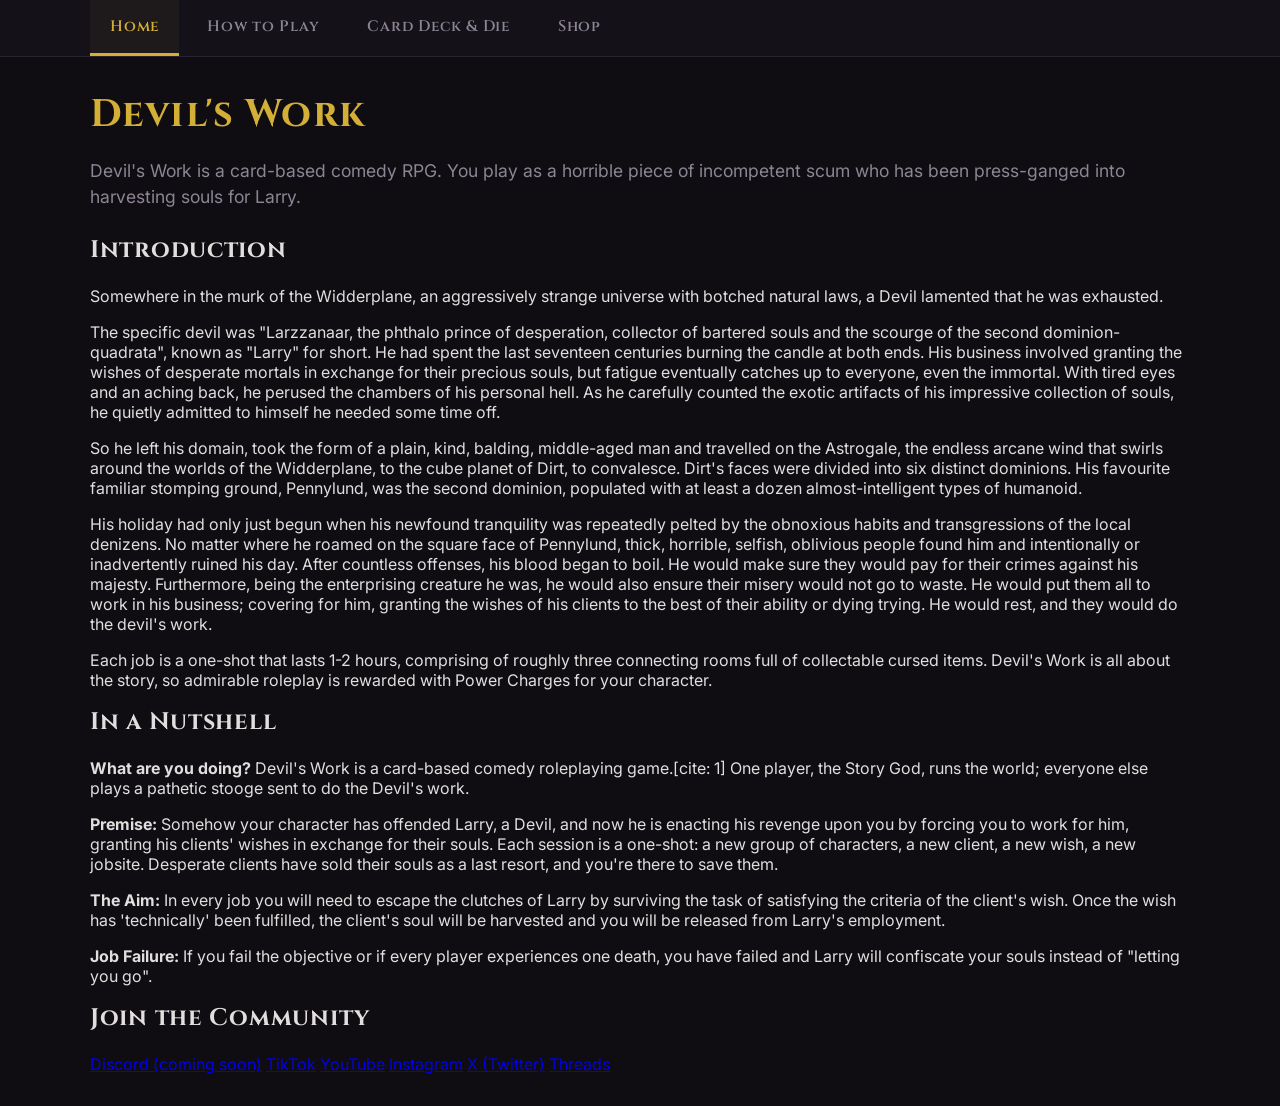
<file: index.html>
<!DOCTYPE html>
<html lang="en">
<head>
  <meta charset="UTF-8">
  <title>Devil's Work - Home</title>
  <link rel="stylesheet" href="css/styles.css">
</head>
<body>
  <header>
    <nav>
      <a href="index.html" class="active">Home</a>
      <a href="how-to-play.html">How to Play</a>
      <a href="deck.html">Card Deck & Die</a>
      <a href="shop.html">Shop</a>
    </nav>
  </header>

  <main class="container">
    <h1>Devil's Work</h1>
    <p class="subtitle">Devil's Work is a card-based comedy RPG. You play as a horrible piece of incompetent scum who has been press-ganged into harvesting souls for Larry.</p>

    <div class="rule-box">
      <h2>Introduction</h2>
      <p>Somewhere in the murk of the Widderplane, an aggressively strange universe with botched natural laws, a Devil lamented that he was exhausted.</p>
      <p>The specific devil was "Larzzanaar, the phthalo prince of desperation, collector of bartered souls and the scourge of the second dominion-quadrata", known as "Larry" for short. He had spent the last seventeen centuries burning the candle at both ends. His business involved granting the wishes of desperate mortals in exchange for their precious souls, but fatigue eventually catches up to everyone, even the immortal. With tired eyes and an aching back, he perused the chambers of his personal hell. As he carefully counted the exotic artifacts of his impressive collection of souls, he quietly admitted to himself he needed some time off.</p>
      <p>So he left his domain, took the form of a plain, kind, balding, middle-aged man and travelled on the Astrogale, the endless arcane wind that swirls around the worlds of the Widderplane, to the cube planet of Dirt, to convalesce. Dirt's faces were divided into six distinct dominions. His favourite familiar stomping ground, Pennylund, was the second dominion, populated with at least a dozen almost-intelligent types of humanoid.</p>
      <p>His holiday had only just begun when his newfound tranquility was repeatedly pelted by the obnoxious habits and transgressions of the local denizens. No matter where he roamed on the square face of Pennylund, thick, horrible, selfish, oblivious people found him and intentionally or inadvertently ruined his day. After countless offenses, his blood began to boil. He would make sure they would pay for their crimes against his majesty. Furthermore, being the enterprising creature he was, he would also ensure their misery would not go to waste. He would put them all to work in his business; covering for him, granting the wishes of his clients to the best of their ability or dying trying. He would rest, and they would do the devil's work.</p>
      <p>Each job is a one-shot that lasts 1-2 hours, comprising of roughly three connecting rooms full of collectable cursed items. Devil's Work is all about the story, so admirable roleplay is rewarded with Power Charges for your character.</p>
    </div>

    <div class="rule-box">
      <h2>In a Nutshell</h2>
      <p><strong>What are you doing?</strong> Devil's Work is a card-based comedy roleplaying game.[cite: 1] One player, the Story God, runs the world; everyone else plays a pathetic stooge sent to do the Devil's work.</p>
      <p><strong>Premise:</strong> Somehow your character has offended Larry, a Devil, and now he is enacting his revenge upon you by forcing you to work for him, granting his clients' wishes in exchange for their souls. Each session is a one-shot: a new group of characters, a new client, a new wish, a new jobsite. Desperate clients have sold their souls as a last resort, and you're there to save them.</p>
      <p><strong>The Aim:</strong> In every job you will need to escape the clutches of Larry by surviving the task of satisfying the criteria of the client's wish. Once the wish has 'technically' been fulfilled, the client's soul will be harvested and you will be released from Larry's employment.</p>
      <p><strong>Job Failure:</strong> If you fail the objective or if every player experiences one death, you have failed and Larry will confiscate your souls instead of "letting you go".</p>
    </div>

    <h2>Join the Community</h2>
    <div class="social-links">
      <a href="#" class="social-btn" target="_blank">Discord (coming soon)</a>
      <a href="https://www.tiktok.com/@devilsworkgame" class="social-btn" target="_blank">TikTok</a>
      <a href="https://www.youtube.com/@DevilsWorkGameOffical" class="social-btn" target="_blank">YouTube</a>
      <a href="https://www.instagram.com/devilsworkgame" class="social-btn" target="_blank">Instagram</a>
      <a href="https://x.com/DevilsWorkGame" class="social-btn" target="_blank">X (Twitter)</a>
      <a href="https://www.threads.com/@Devilsworkgame" class="social-btn" target="_blank">Threads</a>
    </div>
  </main>
</body>
</html>
</file>
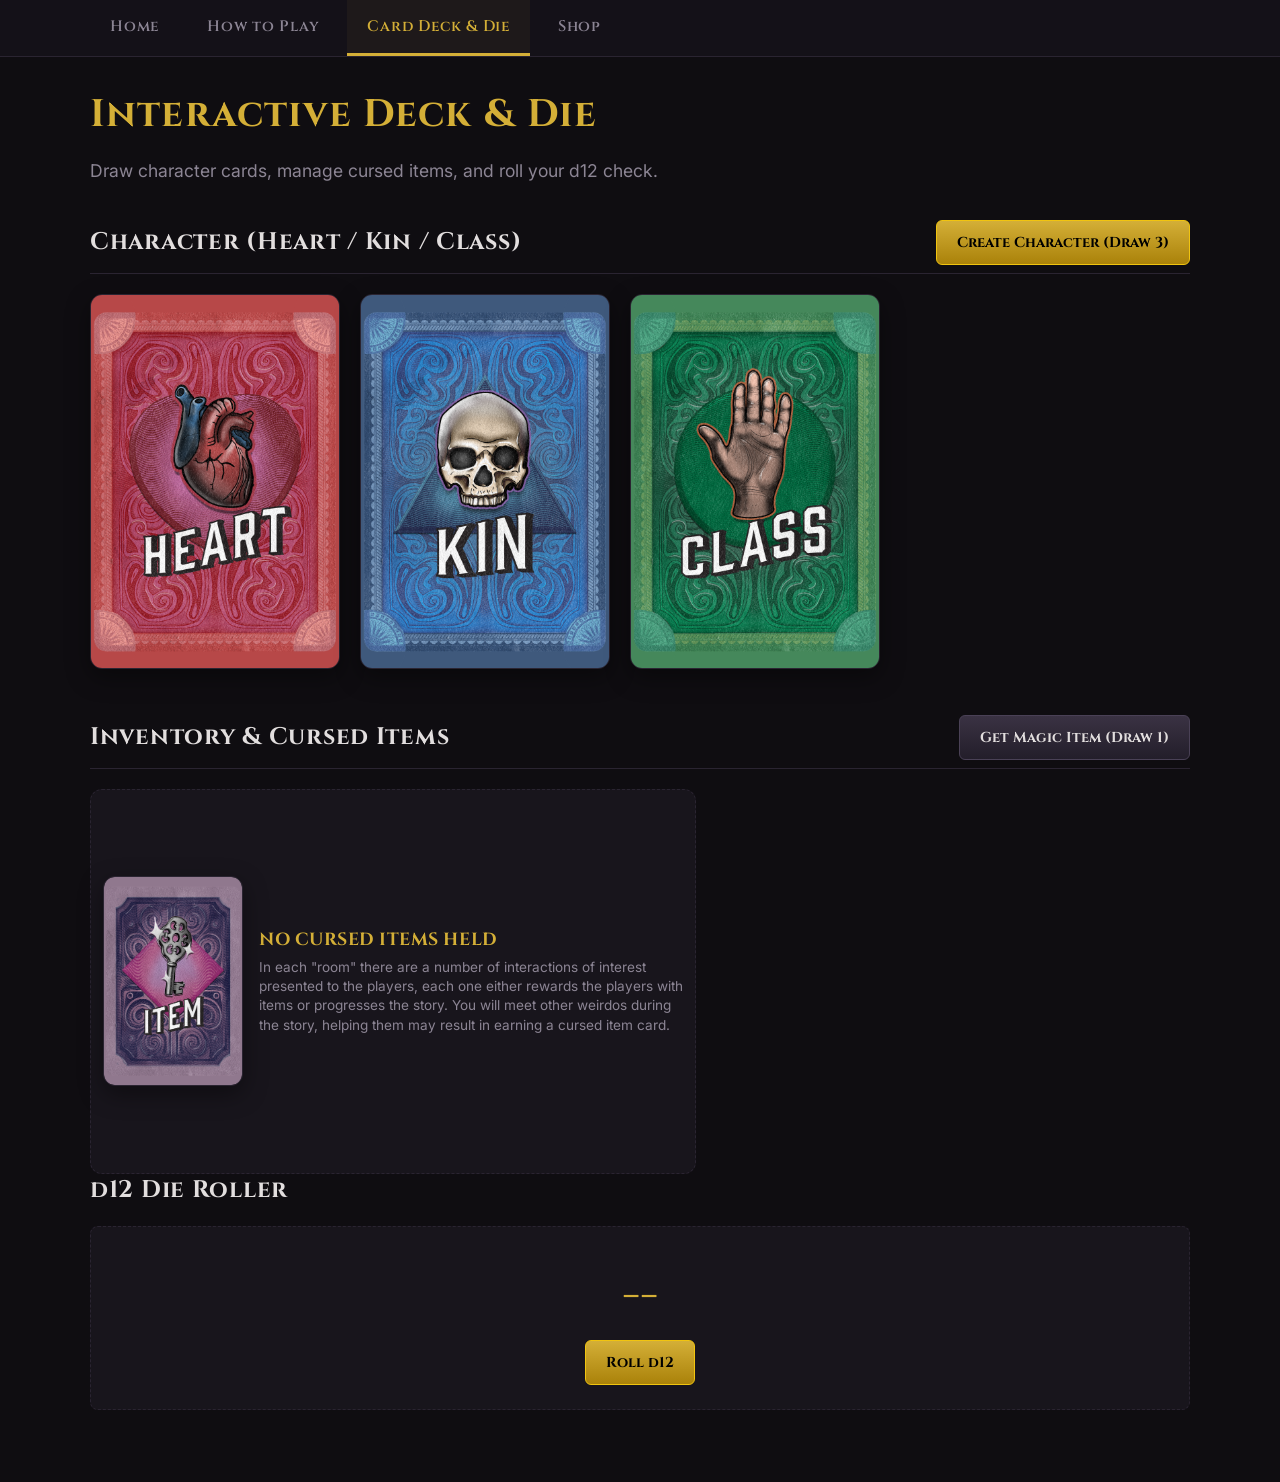
<file: deck.html>
<!DOCTYPE html>
<html lang="en">
<head>
  <meta charset="UTF-8">
  <title>Devil's Work - Card Deck & Die</title>
  <link rel="stylesheet" href="css/styles.css">
</head>
<body>
  <header>
    <nav>
      <a href="index.html">Home</a>
      <a href="how-to-play.html">How to Play</a>
      <a href="deck.html" class="active">Card Deck & Die</a>
      <a href="shop.html">Shop</a>
    </nav>
  </header>

  <main class="container">
    <h1>Interactive Deck & Die</h1>
    <p class="subtitle">Draw character cards, manage cursed items, and roll your d12 check.</p>

    <!-- Character Section -->
    <div class="section-header">
      <h2>Character (Heart / Kin / Class)</h2>
      <button id="btn-character" class="btn-primary">Create Character (Draw 3)</button>
    </div>
    
    <div class="card-grid">
      <div id="slot-heart">
        <div class="card">
          <div class="card-inner">
            <div class="card-back">
              <img src="assets/cards/deck-heart/heart-cardback.png" alt="Heart Deck Back">
            </div>
            <div class="card-front"></div>
          </div>
        </div>
      </div>

      <div id="slot-kin">
        <div class="card">
          <div class="card-inner">
            <div class="card-back">
              <img src="assets/cards/deck-kin/kin-cardback.png" alt="Kin Deck Back">
            </div>
            <div class="card-front"></div>
          </div>
        </div>
      </div>

      <div id="slot-class">
        <div class="card">
          <div class="card-inner">
            <div class="card-back">
              <img src="assets/cards/deck-class/class-cardback.png" alt="Class Deck Back">
            </div>
            <div class="card-front"></div>
          </div>
        </div>
      </div>
    </div>

    <!-- Inventory Section -->
    <div class="section-header">
      <h2>Inventory & Cursed Items</h2>
      <button id="btn-item" class="btn-secondary">Get Magic Item (Draw 1)</button>
    </div>

    <div class="card-grid" id="item-container">
      <div id="item-placeholder" class="card placeholder-item" style="display: flex; gap: 16px; align-items: center; width: 100%; max-width: 580px; height: auto; padding: 12px; background-color: var(--bg-card); border: 1px dashed var(--bg-card-border); border-radius: 12px;">
        <div class="card" style="width: 140px; height: 210px; flex-shrink: 0; padding: 0;">
          <div class="card-inner">
            <div class="card-back">
              <img src="assets/cards/deck-item/item-cardback.png" alt="Item Deck Back" style="border-radius: 10px;">
            </div>
          </div>
        </div>
        <div>
          <h3 style="color: var(--accent-gold); margin-bottom: 6px; font-size: 1.1rem;">NO CURSED ITEMS HELD</h3>
          <p style="font-size: 0.85rem; line-height: 1.4; color: var(--text-muted); margin: 0;">In each "room" there are a number of interactions of interest presented to the players, each one either rewards the players with items or progresses the story. You will meet other weirdos during the story, helping them may result in earning a cursed item card.</p>
        </div>
      </div>
    </div>

    <!-- d12 Die Roller Widget -->
    <h2>d12 Die Roller</h2>
    <div class="die-container">
      <div class="die-result" id="die-display">--</div>
      <button id="btn-roll-d12" class="btn-primary">Roll d12</button>
    </div>
  </main>

  <script src="js/deck.js"></script>
  <script src="js/dice.js"></script>
</body>
</html>
</file>
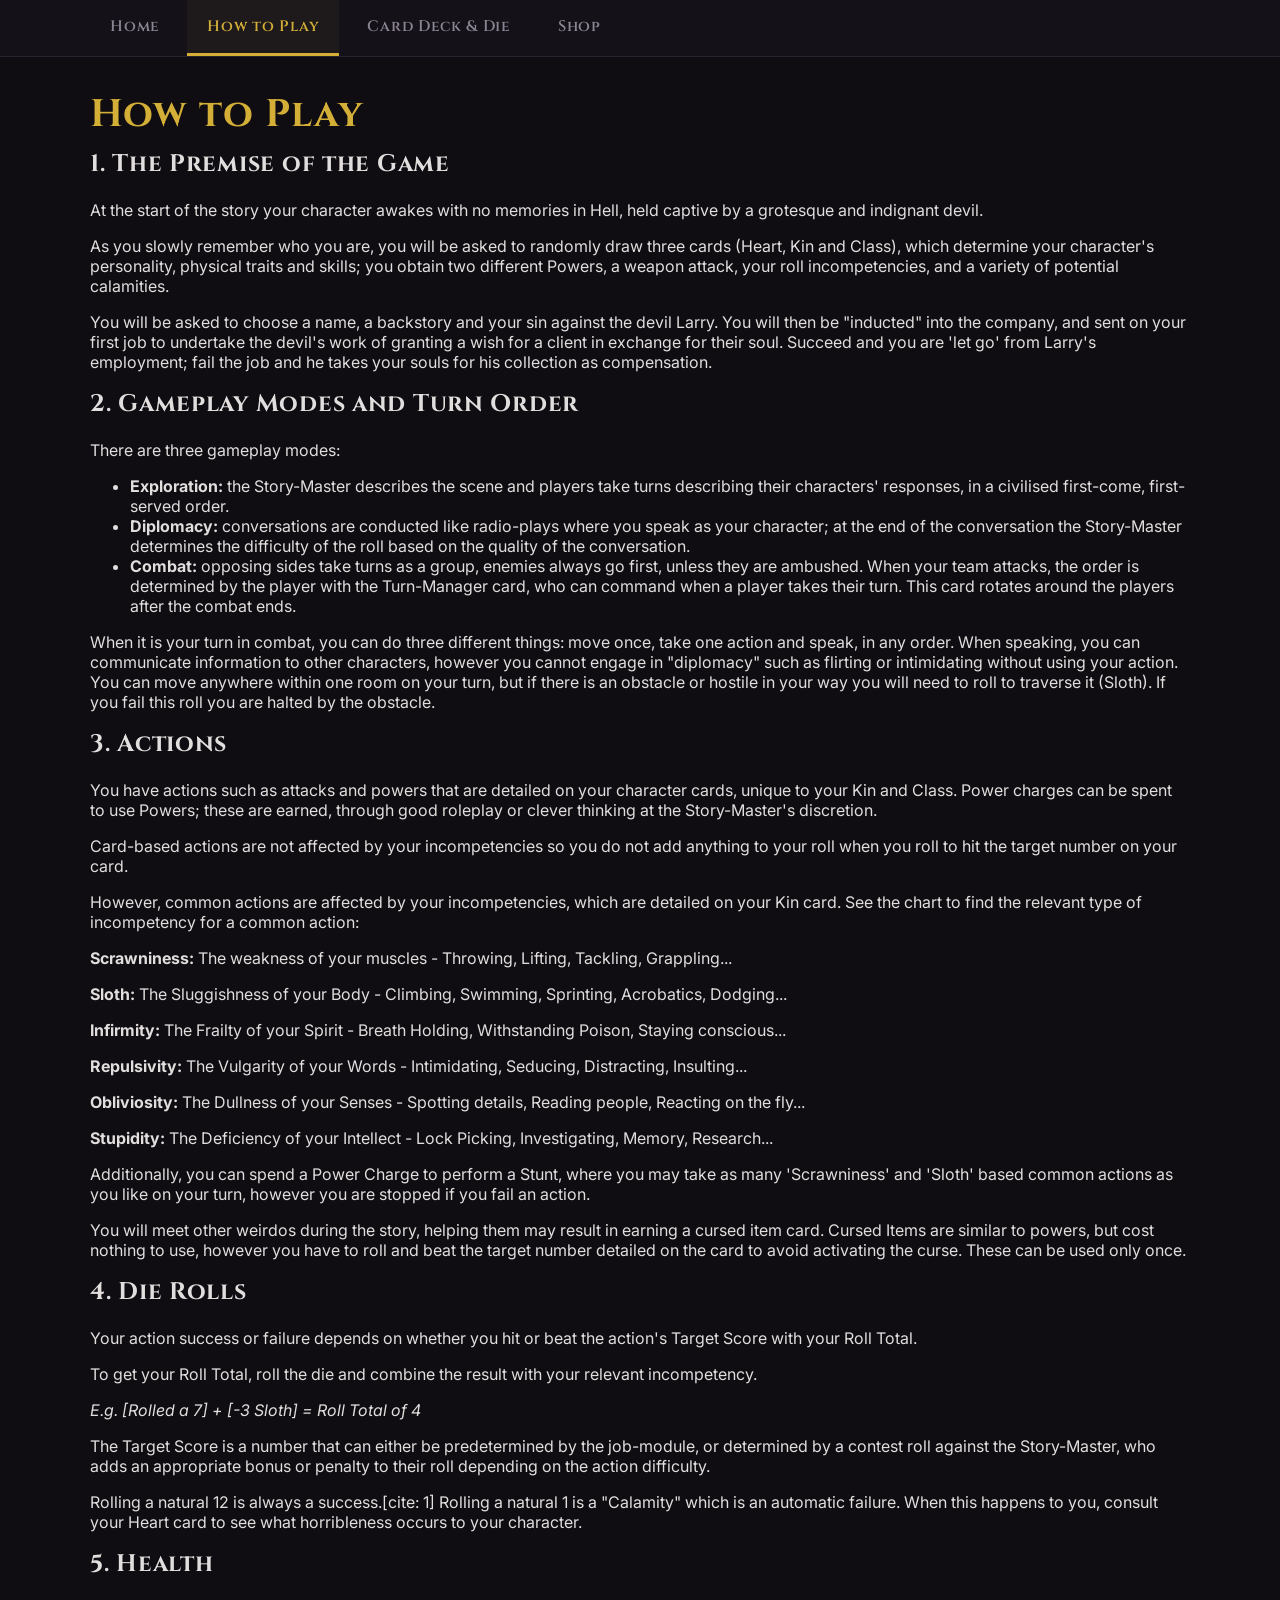
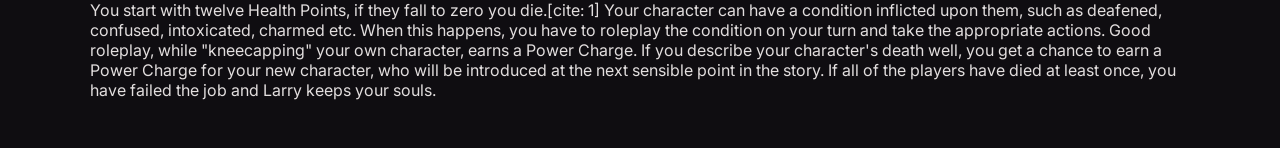
<file: how-to-play.html>
<!DOCTYPE html>
<html lang="en">
<head>
  <meta charset="UTF-8">
  <title>Devil's Work - How to Play</title>
  <link rel="stylesheet" href="css/styles.css">
</head>
<body>
  <header>
    <nav>
      <a href="index.html">Home</a>
      <a href="how-to-play.html" class="active">How to Play</a>
      <a href="deck.html">Card Deck & Die</a>
      <a href="shop.html">Shop</a>
    </nav>
  </header>

  <main class="container">
    <h1>How to Play</h1>

    <div class="rule-box">
      <h2>1. The Premise of the Game</h2>
      <p>At the start of the story your character awakes with no memories in Hell, held captive by a grotesque and indignant devil.</p>
      <p>As you slowly remember who you are, you will be asked to randomly draw three cards (Heart, Kin and Class), which determine your character's personality, physical traits and skills; you obtain two different Powers, a weapon attack, your roll incompetencies, and a variety of potential calamities.</p>
      <p>You will be asked to choose a name, a backstory and your sin against the devil Larry. You will then be "inducted" into the company, and sent on your first job to undertake the devil's work of granting a wish for a client in exchange for their soul. Succeed and you are 'let go' from Larry's employment; fail the job and he takes your souls for his collection as compensation.</p>
    </div>

    <div class="rule-box">
      <h2>2. Gameplay Modes and Turn Order</h2>
      <p>There are three gameplay modes:</p>
      <ul>
        <li><strong>Exploration:</strong> the Story-Master describes the scene and players take turns describing their characters' responses, in a civilised first-come, first-served order.</li>
        <li><strong>Diplomacy:</strong> conversations are conducted like radio-plays where you speak as your character; at the end of the conversation the Story-Master determines the difficulty of the roll based on the quality of the conversation.</li>
        <li><strong>Combat:</strong> opposing sides take turns as a group, enemies always go first, unless they are ambushed. When your team attacks, the order is determined by the player with the Turn-Manager card, who can command when a player takes their turn. This card rotates around the players after the combat ends.</li>
      </ul>
      <p>When it is your turn in combat, you can do three different things: move once, take one action and speak, in any order. When speaking, you can communicate information to other characters, however you cannot engage in "diplomacy" such as flirting or intimidating without using your action. You can move anywhere within one room on your turn, but if there is an obstacle or hostile in your way you will need to roll to traverse it (Sloth). If you fail this roll you are halted by the obstacle.</p>
    </div>

    <div class="rule-box">
      <h2>3. Actions</h2>
      <p>You have actions such as attacks and powers that are detailed on your character cards, unique to your Kin and Class. Power charges can be spent to use Powers; these are earned, through good roleplay or clever thinking at the Story-Master's discretion.</p>
      <p>Card-based actions are not affected by your incompetencies so you do not add anything to your roll when you roll to hit the target number on your card.</p>
      <p>However, common actions are affected by your incompetencies, which are detailed on your Kin card. See the chart to find the relevant type of incompetency for a common action:</p>
      <div class="rule-grid">
        <div>
          <p><strong>Scrawniness:</strong> The weakness of your muscles - Throwing, Lifting, Tackling, Grappling...</p>
          <p><strong>Sloth:</strong> The Sluggishness of your Body - Climbing, Swimming, Sprinting, Acrobatics, Dodging...</p>
          <p><strong>Infirmity:</strong> The Frailty of your Spirit - Breath Holding, Withstanding Poison, Staying conscious...</p>
        </div>
        <div>
          <p><strong>Repulsivity:</strong> The Vulgarity of your Words - Intimidating, Seducing, Distracting, Insulting...</p>
          <p><strong>Obliviosity:</strong> The Dullness of your Senses - Spotting details, Reading people, Reacting on the fly...</p>
          <p><strong>Stupidity:</strong> The Deficiency of your Intellect - Lock Picking, Investigating, Memory, Research...</p>
        </div>
      </div>
      <p style="margin-top: 15px;">Additionally, you can spend a Power Charge to perform a Stunt, where you may take as many 'Scrawniness' and 'Sloth' based common actions as you like on your turn, however you are stopped if you fail an action.</p>
      <p>You will meet other weirdos during the story, helping them may result in earning a cursed item card. Cursed Items are similar to powers, but cost nothing to use, however you have to roll and beat the target number detailed on the card to avoid activating the curse. These can be used only once.</p>
    </div>

    <div class="rule-box">
      <h2>4. Die Rolls</h2>
      <p>Your action success or failure depends on whether you hit or beat the action's Target Score with your Roll Total.</p>
      <p>To get your Roll Total, roll the die and combine the result with your relevant incompetency.</p>
      <p><em>E.g. [Rolled a 7] + [-3 Sloth] = Roll Total of 4</em></p>
      <p>The Target Score is a number that can either be predetermined by the job-module, or determined by a contest roll against the Story-Master, who adds an appropriate bonus or penalty to their roll depending on the action difficulty.</p>
      <p>Rolling a natural 12 is always a success.[cite: 1] Rolling a natural 1 is a "Calamity" which is an automatic failure. When this happens to you, consult your Heart card to see what horribleness occurs to your character.</p>
    </div>

    <div class="rule-box">
      <h2>5. Health</h2>
      <p>You start with twelve Health Points, if they fall to zero you die.[cite: 1] Your character can have a condition inflicted upon them, such as deafened, confused, intoxicated, charmed etc. When this happens, you have to roleplay the condition on your turn and take the appropriate actions. Good roleplay, while "kneecapping" your own character, earns a Power Charge. If you describe your character's death well, you get a chance to earn a Power Charge for your new character, who will be introduced at the next sensible point in the story. If all of the players have died at least once, you have failed the job and Larry keeps your souls.</p>
    </div>
  </main>
</body>
</html>
</file>
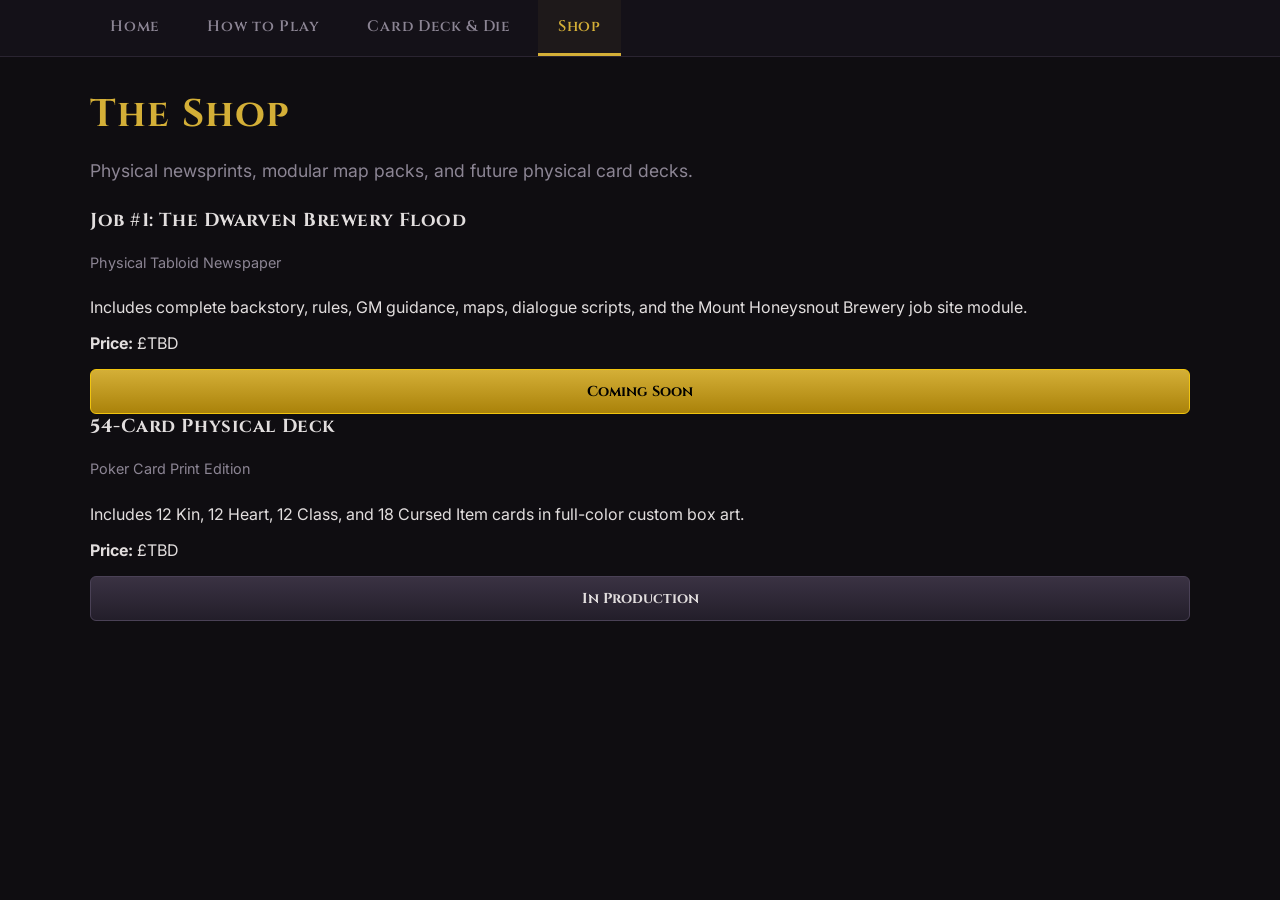
<file: shop.html>
<!DOCTYPE html>
<html lang="en">
<head>
  <meta charset="UTF-8">
  <title>Devil's Work - Shop</title>
  <link rel="stylesheet" href="css/styles.css">
</head>
<body>
  <header>
    <nav>
      <a href="index.html">Home</a>
      <a href="how-to-play.html">How to Play</a>
      <a href="deck.html">Card Deck & Die</a>
      <a href="shop.html" class="active">Shop</a>
    </nav>
  </header>

  <main class="container">
    <h1>The Shop</h1>
    <p class="subtitle">Physical newsprints, modular map packs, and future physical card decks.</p>

    <div class="shop-grid">
      <div class="shop-item">
        <div>
          <h3>Job #1: The Dwarven Brewery Flood</h3>
          <p class="subtitle" style="font-size: 0.9rem;">Physical Tabloid Newspaper</p>
          <p>Includes complete backstory, rules, GM guidance, maps, dialogue scripts, and the Mount Honeysnout Brewery job site module.</p>
        </div>
        <div>
          <p><strong>Price:</strong> £TBD</p>
          <!-- TODO: Replace with Stripe Payment Link / Gumroad Button -->
          <button class="btn-primary" disabled style="width:100%;">Coming Soon</button>
        </div>
      </div>

      <div class="shop-item">
        <div>
          <h3>54-Card Physical Deck</h3>
          <p class="subtitle" style="font-size: 0.9rem;">Poker Card Print Edition</p>
          <p>Includes 12 Kin, 12 Heart, 12 Class, and 18 Cursed Item cards in full-color custom box art.</p>
        </div>
        <div>
          <p><strong>Price:</strong> £TBD</p>
          <!-- TODO: Replace with Stripe Payment Link / Gumroad Button -->
          <button class="btn-secondary" disabled style="width:100%;">In Production</button>
        </div>
      </div>
    </div>
  </main>
</body>
</html>
</file>
<file: css/styles.css>
@import url('https://fonts.googleapis.com/css2?family=Cinzel:wght@600;700&family=Inter:wght@400;600&display=swap');

:root {
  --bg-dark: #0f0d11;
  --bg-card: #18151c;
  --bg-card-border: #2a2431;
  --accent-gold: #d4af37;
  --accent-gold-hover: #f1c40f;
  --accent-red: #8b0000;
  --accent-red-hover: #a50000;
  --text-main: #e2dede;
  --text-muted: #8c8594;
}

body {
  margin: 0;
  padding: 0;
  background-color: var(--bg-dark);
  color: var(--text-main);
  font-family: 'Inter', system-ui, sans-serif;
  min-height: 100vh;
}

header {
  background-color: #141118;
  border-bottom: 1px solid var(--bg-card-border);
  padding: 0 24px;
}

nav {
  display: flex;
  gap: 8px;
  max-width: 1100px;
  margin: 0 auto;
}

nav a {
  color: var(--text-muted);
  text-decoration: none;
  font-family: 'Cinzel', serif;
  font-weight: 600;
  padding: 16px 20px;
  font-size: 0.95rem;
  letter-spacing: 0.05em;
  transition: all 0.2s ease;
  border-bottom: 3px solid transparent;
}

nav a:hover {
  color: var(--text-main);
}

nav a.active {
  color: var(--accent-gold);
  border-bottom-color: var(--accent-gold);
  background: rgba(212, 175, 55, 0.05);
}

.container {
  max-width: 1100px;
  margin: 0 auto;
  padding: 32px 24px;
}

h1, h2, h3 {
  font-family: 'Cinzel', serif;
  letter-spacing: 0.03em;
  margin-top: 0;
}

h1 {
  font-size: 2.4rem;
  color: var(--accent-gold);
  margin-bottom: 8px;
}

.section-header {
  display: flex;
  justify-content: space-between;
  align-items: center;
  flex-wrap: wrap;
  gap: 12px;
  border-bottom: 1px solid var(--bg-card-border);
  padding-bottom: 8px;
  margin-top: 36px;
  margin-bottom: 20px;
}

.section-header h2 {
  border-bottom: none;
  margin: 0;
  padding: 0;
}

.subtitle {
  color: var(--text-muted);
  margin-bottom: 24px;
  font-size: 1.1rem;
  line-height: 1.5;
}

button {
  font-family: 'Cinzel', serif;
  font-weight: 700;
  font-size: 0.9rem;
  padding: 12px 20px;
  border-radius: 6px;
  cursor: pointer;
  transition: transform 0.1s ease, background-color 0.2s ease;
  border: 1px solid transparent;
}

button:active {
  transform: scale(0.98);
}

.btn-primary {
  background: linear-gradient(180deg, #d4af37 0%, #aa820a 100%);
  color: #000;
  border-color: #f1c40f;
}

.btn-secondary {
  background: linear-gradient(180deg, #3a3243 0%, #231e2a 100%);
  color: var(--text-main);
  border-color: #4a4156;
}

.card-grid {
  display: flex;
  flex-wrap: wrap;
  gap: 20px;
  min-height: 385px;
}

/* 3D Card Flip Animation */
.card {
  width: 250px;
  height: 375px;
  perspective: 1000px;
  background-color: transparent;
}

.card-inner {
  position: relative;
  width: 100%;
  height: 100%;
  transition: transform 0.6s cubic-bezier(0.4, 0.2, 0.2, 1);
  transform-style: preserve-3d;
  -webkit-transform-style: preserve-3d;
}

.card.flipped .card-inner {
  transform: rotateY(180deg);
  -webkit-transform: rotateY(180deg);
}

.card-back, .card-front {
  position: absolute;
  top: 0;
  left: 0;
  width: 100%;
  height: 100%;
  backface-visibility: hidden;
  -webkit-backface-visibility: hidden;
  border-radius: 12px;
  overflow: hidden;
  box-sizing: border-box;
  background-color: var(--bg-card);
  border: 1px solid var(--bg-card-border);
  box-shadow: 0 8px 24px rgba(0, 0, 0, 0.4);
}

.card-back {
  transform: rotateY(0deg);
  -webkit-transform: rotateY(0deg);
}

.card-front {
  transform: rotateY(180deg);
  -webkit-transform: rotateY(180deg);
  visibility: hidden; /* Hide front face completely when unflipped */
}

.card.flipped .card-front {
  visibility: visible;
}

.card-back img, .card-front img {
  width: 100%;
  height: 100%;
  object-fit: cover;
  display: block;
}

.btn-use {
  position: absolute;
  bottom: 10px;
  left: 10px;
  right: 10px;
  width: calc(100% - 20px);
  background-color: var(--accent-red);
  color: #fff;
  font-family: 'Inter', sans-serif;
  font-size: 0.8rem;
  font-weight: 600;
  padding: 8px 12px;
  border: none;
  border-radius: 4px;
  box-shadow: 0 4px 10px rgba(0,0,0,0.6);
  z-index: 10;
}

.btn-use:hover {
  background-color: var(--accent-red-hover);
}

.die-container {
  background: var(--bg-card);
  border: 1px dashed var(--bg-card-border);
  border-radius: 8px;
  padding: 24px;
  text-align: center;
  margin-top: 20px;
  margin-bottom: 40px;
}

.die-result {
  font-family: 'Cinzel', serif;
  font-size: 3rem;
  color: var(--accent-gold);
  margin: 12px 0;
}
</file>
